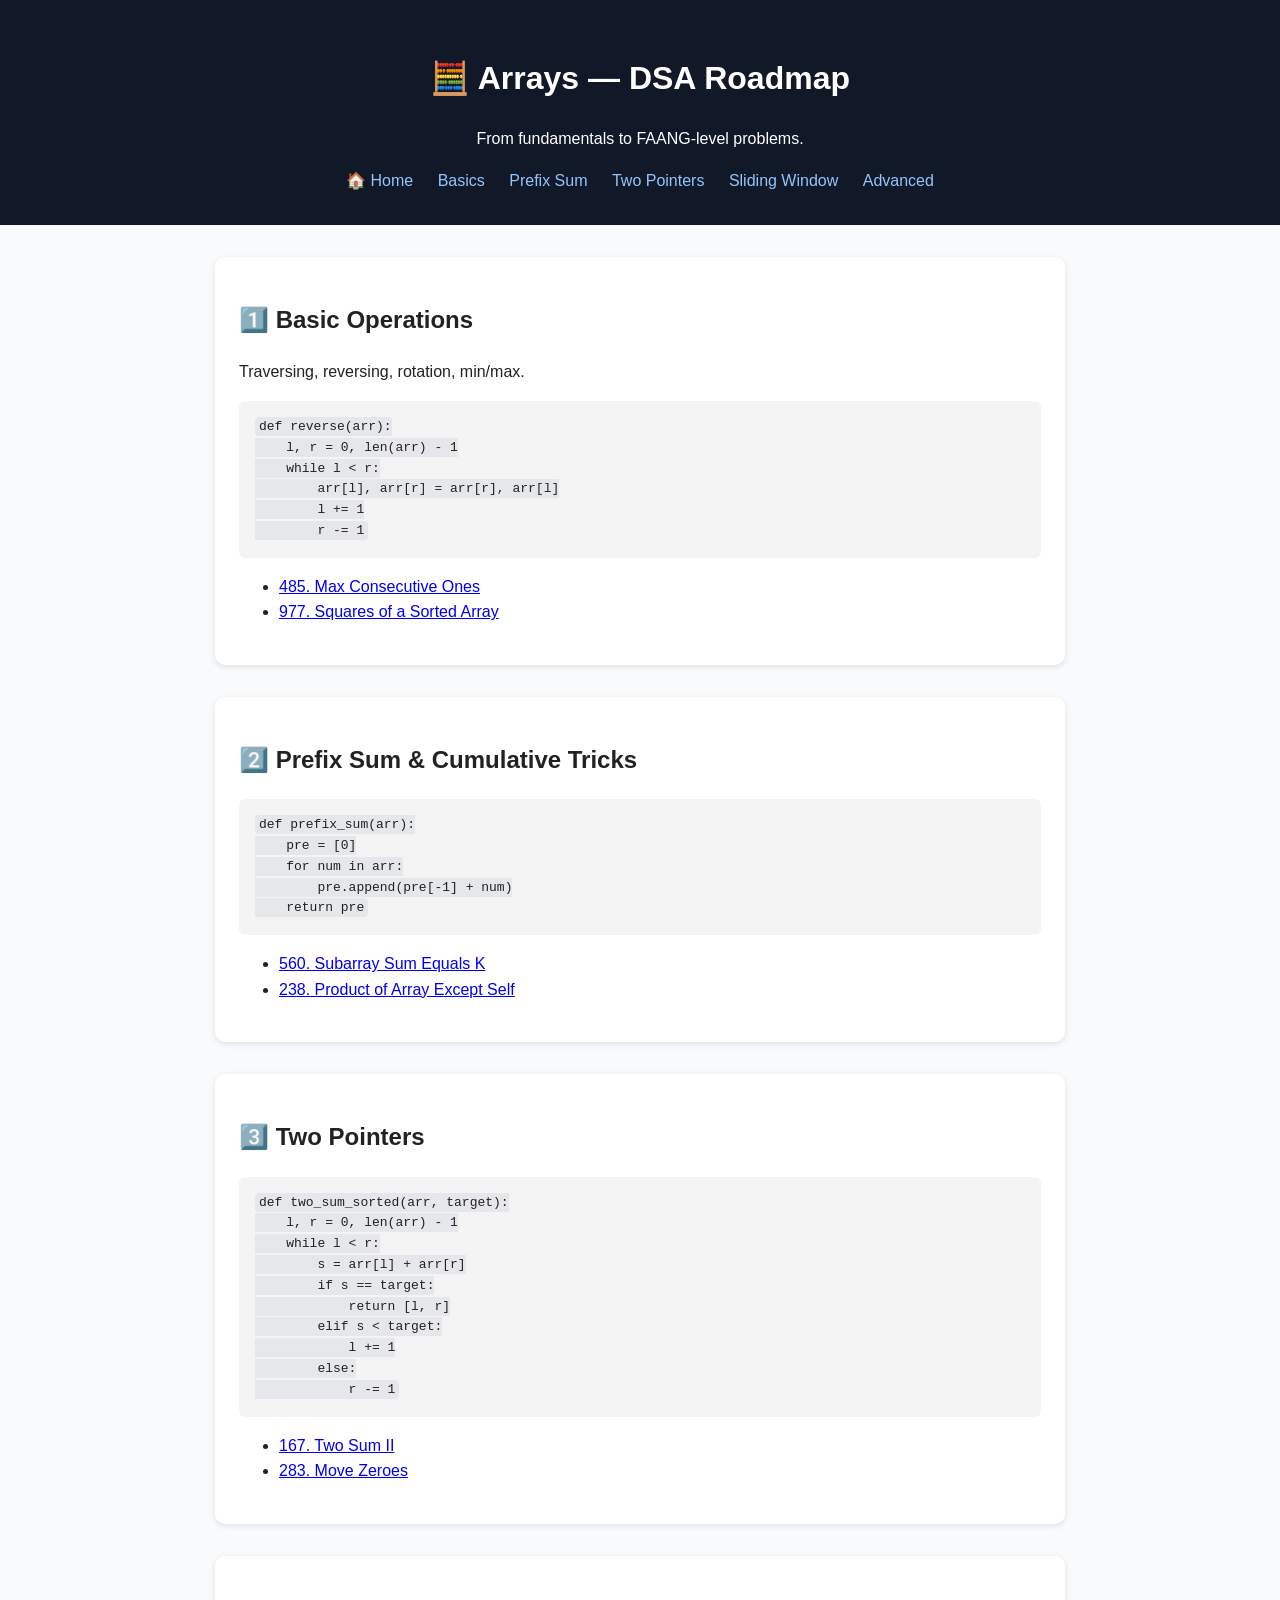
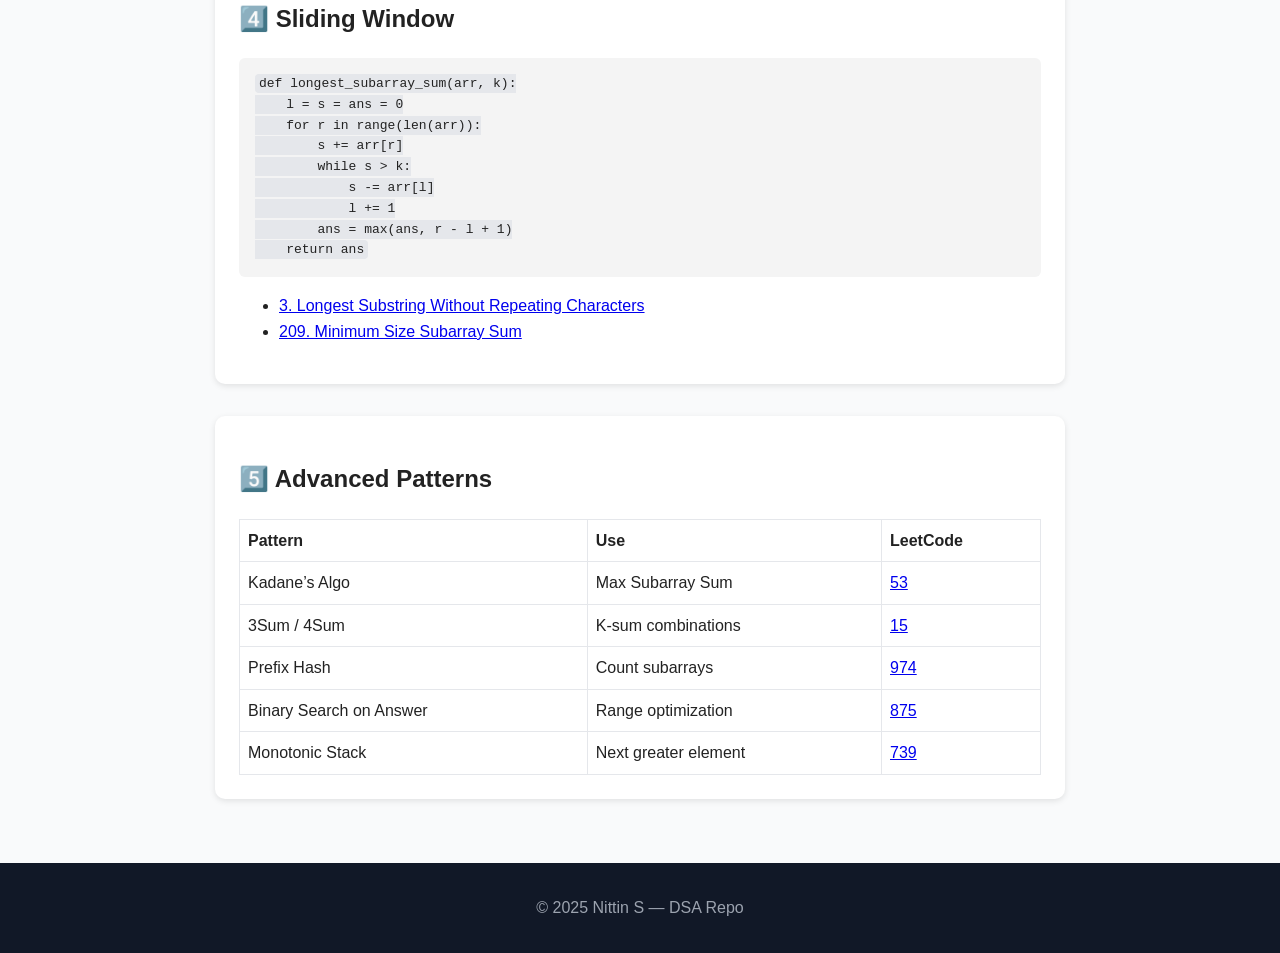
<file: index.html>
<!DOCTYPE html>
<html lang="en">
<head>
  <meta charset="UTF-8" />
  <meta name="viewport" content="width=device-width, initial-scale=1.0" />
  <title>DSA Arrays Roadmap</title>
  <link rel="stylesheet" href="style.css" />
</head>
<body>
  <header>
    <h1>🧮 Arrays — DSA Roadmap</h1>
    <p>From fundamentals to FAANG-level problems.</p>
    <nav>
      <a href="../index.html">🏠 Home</a>
      <a href="#basics">Basics</a>
      <a href="#prefix">Prefix Sum</a>
      <a href="#twoptr">Two Pointers</a>
      <a href="#window">Sliding Window</a>
      <a href="#advanced">Advanced</a>
    </nav>
  </header>
  <main>
    <section id="basics">
      <h2>1️⃣ Basic Operations</h2>
      <p>Traversing, reversing, rotation, min/max.</p>
<pre><code>def reverse(arr):
    l, r = 0, len(arr) - 1
    while l < r:
        arr[l], arr[r] = arr[r], arr[l]
        l += 1
        r -= 1
</code></pre>
      <ul>
        <li><a href="https://leetcode.com/problems/max-consecutive-ones/">485. Max Consecutive Ones</a></li>
        <li><a href="https://leetcode.com/problems/squares-of-a-sorted-array/">977. Squares of a Sorted Array</a></li>
      </ul>
    </section>
    <section id="prefix">
      <h2>2️⃣ Prefix Sum & Cumulative Tricks</h2>
<pre><code>def prefix_sum(arr):
    pre = [0]
    for num in arr:
        pre.append(pre[-1] + num)
    return pre
</code></pre>
      <ul>
        <li><a href="https://leetcode.com/problems/subarray-sum-equals-k/">560. Subarray Sum Equals K</a></li>
        <li><a href="https://leetcode.com/problems/product-of-array-except-self/">238. Product of Array Except Self</a></li>
      </ul>
    </section>
    <section id="twoptr">
      <h2>3️⃣ Two Pointers</h2>
<pre><code>def two_sum_sorted(arr, target):
    l, r = 0, len(arr) - 1
    while l < r:
        s = arr[l] + arr[r]
        if s == target:
            return [l, r]
        elif s < target:
            l += 1
        else:
            r -= 1
</code></pre>
      <ul>
        <li><a href="https://leetcode.com/problems/two-sum-ii-input-array-is-sorted/">167. Two Sum II</a></li>
        <li><a href="https://leetcode.com/problems/move-zeroes/">283. Move Zeroes</a></li>
      </ul>
    </section>
    <section id="window">
      <h2>4️⃣ Sliding Window</h2>
<pre><code>def longest_subarray_sum(arr, k):
    l = s = ans = 0
    for r in range(len(arr)):
        s += arr[r]
        while s > k:
            s -= arr[l]
            l += 1
        ans = max(ans, r - l + 1)
    return ans
</code></pre>
      <ul>
        <li><a href="https://leetcode.com/problems/longest-substring-without-repeating-characters/">3. Longest Substring Without Repeating Characters</a></li>
        <li><a href="https://leetcode.com/problems/minimum-size-subarray-sum/">209. Minimum Size Subarray Sum</a></li>
      </ul>
    </section>
    <section id="advanced">
      <h2>5️⃣ Advanced Patterns</h2>
      <table>
        <tr><th>Pattern</th><th>Use</th><th>LeetCode</th></tr>
        <tr><td>Kadane’s Algo</td><td>Max Subarray Sum</td><td><a href="https://leetcode.com/problems/maximum-subarray/">53</a></td></tr>
        <tr><td>3Sum / 4Sum</td><td>K-sum combinations</td><td><a href="https://leetcode.com/problems/3sum/">15</a></td></tr>
        <tr><td>Prefix Hash</td><td>Count subarrays</td><td><a href="https://leetcode.com/problems/subarray-sums-divisible-by-k/">974</a></td></tr>
        <tr><td>Binary Search on Answer</td><td>Range optimization</td><td><a href="https://leetcode.com/problems/koko-eating-bananas/">875</a></td></tr>
        <tr><td>Monotonic Stack</td><td>Next greater element</td><td><a href="https://leetcode.com/problems/daily-temperatures/">739</a></td></tr>
      </table>
    </section>
  </main>
  <footer><p>© 2025 Nittin S — DSA Repo</p></footer>
</body>
</html>
</file>
<file: style.css>
body {
  font-family: "Inter", Arial, sans-serif;
  background: #f9fafb;
  color: #222;
  line-height: 1.6;
  margin: 0;
  padding: 0;
}
header {
  background: #111827;
  color: #fff;
  text-align: center;
  padding: 2rem 1rem;
}
nav a {
  color: #93c5fd;
  margin: 0 10px;
  text-decoration: none;
}
main {
  max-width: 850px;
  margin: auto;
  padding: 2rem;
}
section {
  background: #fff;
  border-radius: 10px;
  box-shadow: 0 2px 6px rgba(0,0,0,0.1);
  padding: 1.5rem;
  margin-bottom: 2rem;
}
pre {
  background: #f4f4f4;
  padding: 1rem;
  border-radius: 6px;
  overflow-x: auto;
}
code {
  background: #e5e7eb;
  padding: 2px 4px;
  border-radius: 4px;
}
table {
  width: 100%;
  border-collapse: collapse;
}
th, td {
  border: 1px solid #e5e7eb;
  padding: 0.5rem;
  text-align: left;
}
footer {
  text-align: center;
  padding: 1rem;
  background: #111827;
  color: #9ca3af;
}
</file>
